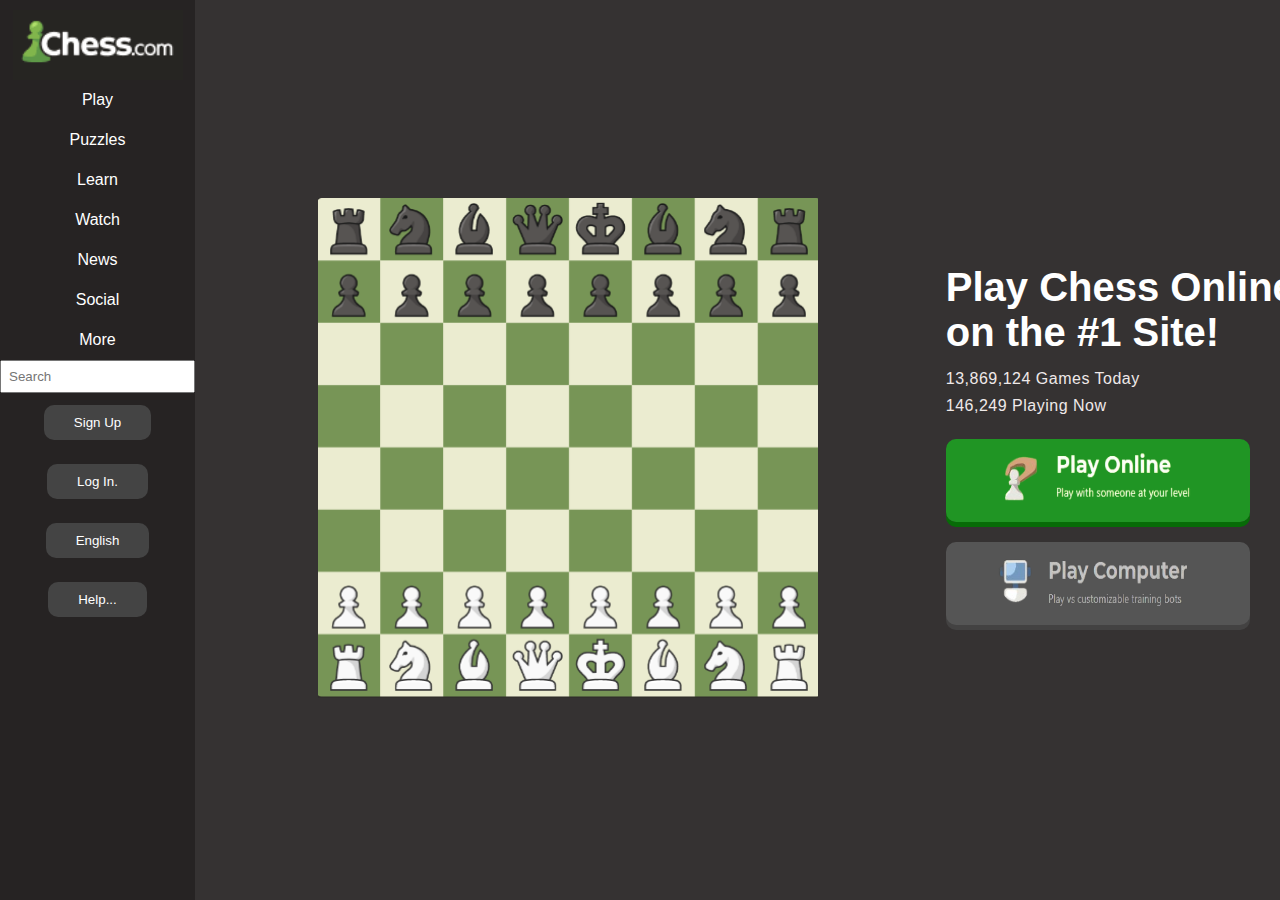
<file: chess/index.html>
<!DOCTYPE html>
<html lang="en">
<head>
    <meta charset="UTF-8">
    <meta name="viewport" content="width=device-width, initial-scale=1.0">
    <title>Chess Clone</title>
    <link rel="stylesheet" href="styles.css">
</head>
<body>
    <div class="container">
        <aside class="sidebar">
            <div class="logo">
                <img src="chessl.PNG" alt="Chess.com Logo">
            </div>
            <nav class="nav">
                <a href="#">Play</a>
                <a href="#">Puzzles</a>
                <a href="#">Learn</a>
                <a href="#">Watch</a>
                <a href="#">News</a>
                <a href="#">Social</a>
                <a href="#">More</a>
            </nav>
            <div class="bottom-links">
                <input type="text" placeholder="Search">
                <button>Sign Up</button>
                <button>Log In.</button>
                <button>English </button>
                <button>Help...</button>
            </div>
        </aside>
        <main>
            <section class="hero">
                <div class="hero-image">
                    <img src="chessb.PNG" alt="Paytm App Mockup">
                </div>
                <div class="hero-content">
                    <h1>Play Chess Online on the #1 Site!</h1>
                    <p >13,869,124 Games Today</p>
                    <p >146,249 Playing Now</p>
                    <button class="play-online">
                        <img src="play2.png" alt="Clickable Image" style="width: 200px; height: 60px;">
                    </button>
                    <button class="play-computer">
                        <img src="comp1.png" alt="Clickable Image" style="width: 200px; height: 60px;">
                    </button>
                </div>
            </section>
        </main>
</body>
</html>
</file>
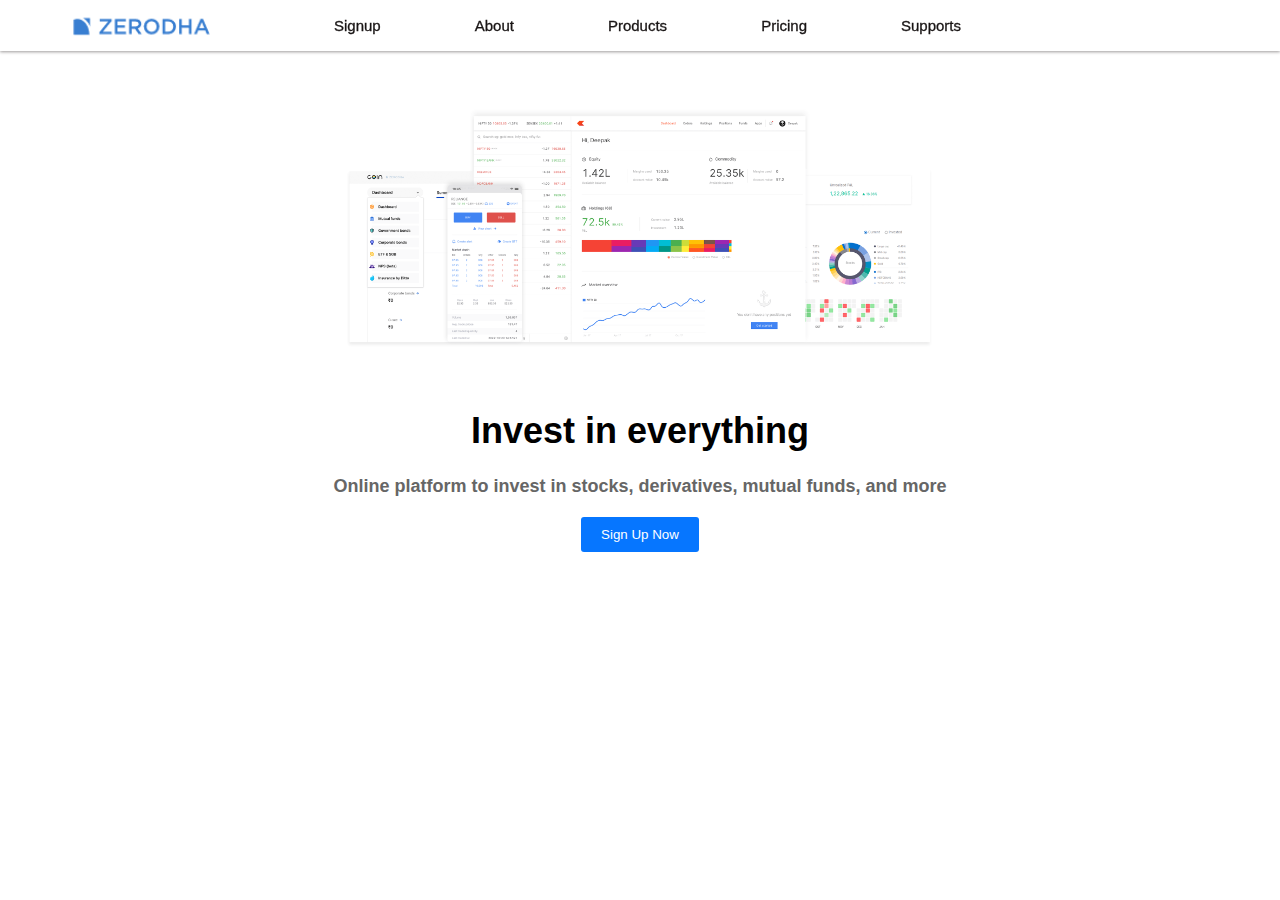
<file: Zerodha/index.html>
<!DOCTYPE html>
<html lang="en">
<head>
    <meta charset="UTF-8">
    <meta name="viewport" content="width=device-width, initial-scale=1.0">
    <title>zerodha</title>
    <link rel="stylesheet" href="mystyle.css">
</head>
<body>
        <div class="header">
            <nav>
                
            <img src="zlogo.PNG">
                <span> 
                    <a href="#">Signup</a>
                </span>
                <span> 
                    <a href="#">About</a>
                </span>
                <span> 
                    <a href="#">Products</a>
                </span>
                <span> 
                    <a href="#">Pricing</a>
                </span>
                <span> 
                    <a href="#">Supports</a>
                </span>
                
            </nav>
        </div>
        <br>
        <br>
        <div class="hero">
            <center>
                <img src="ZERODHA.PNG">
                <h1>Invest in everything</h1>
                <h4>Online platform to invest in stocks, derivatives, mutual funds, and more</h4>
                <button>Sign Up Now</button>
            </center>
        </div>
</body>
</html>
</file>
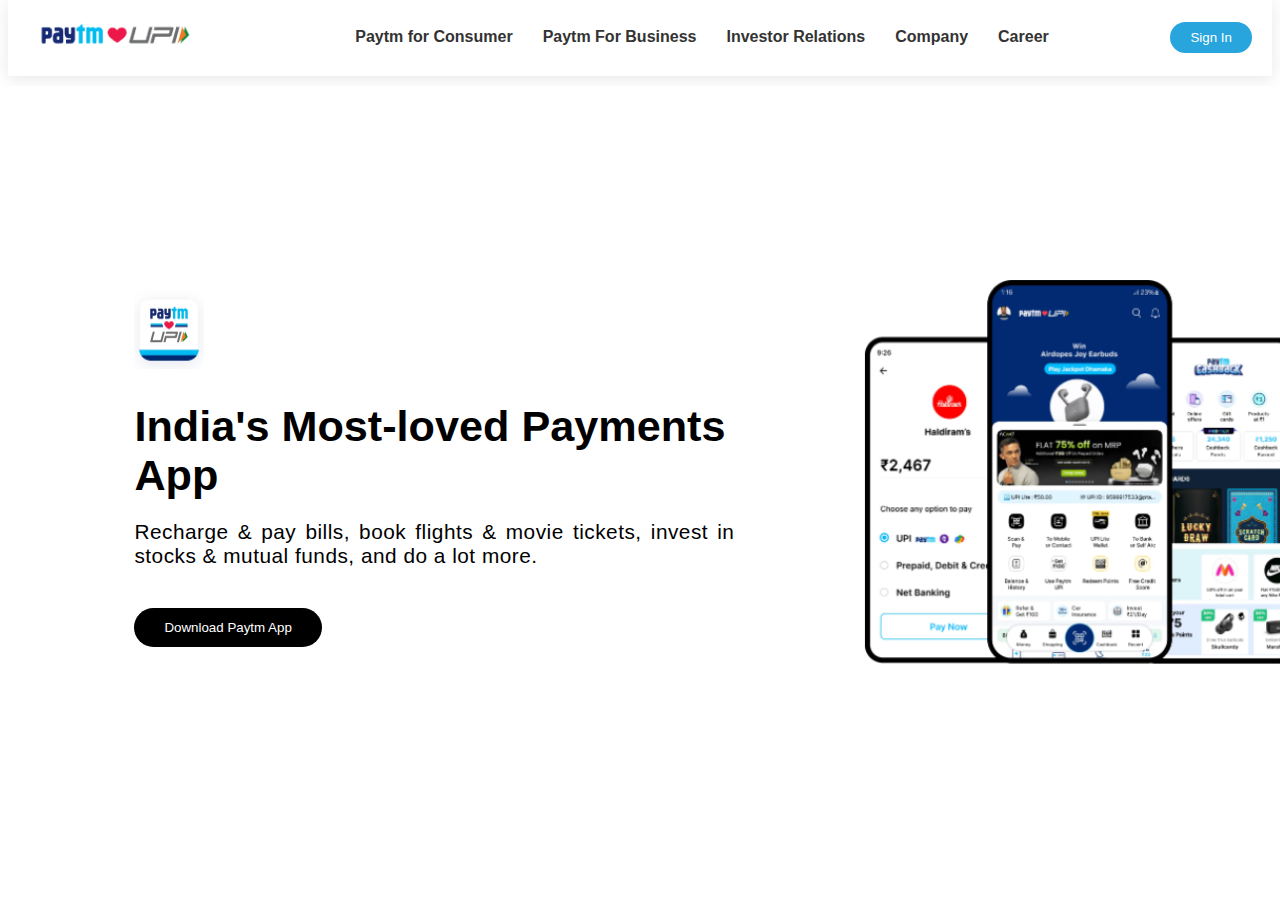
<file: Paytm page/home.html>
<!DOCTYPE html>
<html lang="en">
<head>
    <meta charset="UTF-8">
    <meta name="viewport" content="width=device-width, initial-scale=1.0">
    <title>Paytm Clone</title>
    <link rel="stylesheet" href="style.css">
</head>
<body>
    <header>
        <div class="navbar">
            <div class="logo">
                <img src="plogo.PNG" alt="Paytm Logo">
            </div>
            <nav>
                <ul>
                    <li><a href="#">Paytm for Consumer</a></li>
                    <li><a href="#">Paytm For Business</a></li>
                    <li><a href="#">Investor Relations</a></li>
                    <li><a href="#">Company</a></li>
                    <li><a href="#">Career</a></li>
                </ul>
            </nav>
            <div class="sign-in">
                <button>Sign In</button>
            </div>
        </div>
    </header>
    <main>
        <section class="hero">
            <div class="hero-content">
                <img src="plogo1.PNG" alt="Paytm Icon">
                <h1>India's Most-loved Payments App</h1>
                <p align="justify">Recharge & pay bills, book flights & movie tickets, invest in stocks & mutual funds, and do a lot more.</p>
                <button class="download-btn">Download Paytm App</button>
            </div>
            <div class="hero-image">
                <img src="plogo2.PNG" alt="Paytm App Mockup">
            </div>
        </section>
    </main>
</body>
</html>
</file>
<file: chess/styles.css>
*
{
    padding: 0;
    margin: 0;
    box-sizing: border-box;
}
body {
    font-family: Arial, sans-serif;

}

.container {
    display: flex;
    height: 100vh;
}

.sidebar {
    
    background-color: #262323;
    display: flex;
    flex-direction: column;
    align-items: center;
    padding: 10px 0px;
}

.logo {
    display: flex;
    flex-direction: column;
    align-items: center;
    
}

.logo img {
    width: 170px;
    height: 70px;
}

.nav {
    display: flex;
    flex-direction: column;
    align-items: center;
    width: 100%;
    
}

.nav a {
    color: #fff;
    text-decoration: none;
    margin: 11px 0;
}

.nav a:hover
 {
    background-color:  #6f6d6d;
    padding:7px 80%;
    font-weight: bolder;
    

 }

.bottom-links {
    display: flex;
    flex-direction: column;
    align-items: center;
   

    
}

.bottom-links input {
    padding: 7px ;
    
    
}


.bottom-links button {
    padding: 10px 30px;
    margin: 12px 0;
    background-color: #444;
    border: none;
    color: #fff;
    cursor: pointer;
    border-radius: 10px;
}
.bottom-links button:hover
 {
    background-color:  #6f6d6d;
    box-shadow:0px 4px #434242;
    font-weight: bolder;
    border-width: 2px;
    border-radius: 10px;
 }





main {
    display: flex;
    justify-content: center;
    align-items: center;
    height: 100vh;
    background-color: #353232;
}

.hero {
    display: flex;
    align-items: center;
    justify-content: space-between;
    width: 80%;
    margin: 0 auto;
}

.hero-content {
    width: 600px;
}


.hero-content h1 {
    font-size: 2.5em;
    margin-bottom: 20px;
    color: #ffffff;
}

.hero-content p {
    color: #efe9e9;
    font-size: 1.0em;
    margin-bottom: 20px;
    letter-spacing:0.5px;
    line-height: 7px;
}


.hero-image img {
    width: 500px;
    height: 500px;
    margin-right: 10vw;
}

 .play-online {
    background-color: #1ea022e6;
    color: white;
    padding: 10px 52px;
    text-align: center;
    text-decoration: none;
    display: inline-block;
    margin: 10px 0;
    cursor: pointer;
    border: none;
    border-radius: 10px;
    box-shadow:0px 5px rgb(7, 107, 7);

}

.play-online:hover
 {
    background-color:  #44cf49e6;
    box-shadow:0px 5px 2px rgb(7, 107, 7);
    font-weight: bolder;
    border-width: 2px;
    border-radius: 10px;
 }

.play-computer {
    background-color: #555;
    color: white;
    padding: 10px 52px;
    text-align: center;
    text-decoration: none;
    display: inline-block;
    margin: 10px 0;
    cursor: pointer;
    border: none;
    border-radius: 10px;
    box-shadow:0px 5px #434242;
}

.play-computer:hover
 {
    background-color:  #6f6d6d;
    box-shadow:0px 5px #434242;
    font-weight: bolder;
    border-width: 2px;
    border-radius: 10px;
 }
</file>
<file: Zerodha/mystyle.css>
body {
    font-family: Arial, sans-serif;
    margin: 0;
    padding: 0;
}

.header {
    background-color: #ffffff;
    padding: 2%;
    text-align: center;
    box-shadow:  0px 1px 3px #9e9b9b;
  
    
}

.header img {
    width: 150px;
    height: 38px;
    margin-right: 90px;
    margin-left: -7vw;
}
nav{
    position: fixed;
    background-color: #ffffff;
    top: 0;
    width: 50%;
    display: flex;
    justify-content: space-between;
    align-items: center;
    font-size: 15px;
    font-weight: 400;
    padding-top: 0px;
    height: 50px;
    padding-left: 10vw;
    
}

nav a {
    text-decoration:none;
    color: #191515;
    padding: 30px;
    padding-right: 5vw;
    -webkit-text-stroke-width: 0.3px ;
    
}

nav a:hover {
    color: #14a2d1f3;
}

.hero h1 {
    font-size: 36px;
    margin-bottom: 10px;
}

.hero h4 {
    font-size: 18px;
    color: #666;
    margin-bottom: 20px;
}

button {
    background-color: #0676ff;
    color: #fff;
    padding: 10px 20px;
    border: none;
    border-radius: 3px;
    cursor: pointer;
}

button:hover {
    background-color: #080808;
}
</file>
<file: Paytm page/style.css>
.sign-in button {
    background-color: #00a9f8;
    color: #ffffff;
    border: none;
    padding: 10px 30px;
    border-radius: 10px;
    cursor: pointer;
    margin-right: 20px;
}
.sign-in button:hover {background-color: #1a24a7;}

.sign-in button:active {
  background-color: #1a24a7;
}



body {
    background-color: #ffffff;
    font-family: sans-serif,Arial;
}

header {
    background-color: #ffffff;
    padding: 10px 0;
    
    
}

.navbar {
    display: flex;
    justify-content: space-between;
    align-items: center;
    width: 100%;
    margin: 0 auto;
    box-shadow: 0 3px 15px rgba(32, 32, 32, 0.1);
    margin-top: -1.5vw;
    height:6vw;
}

.logo img {
    height: 35px;
    margin-left: 20px;
}

nav ul {
    list-style: none;
    display: flex;
}

nav ul li {
    margin: 0 15px;
}

nav ul li a {
    text-decoration: none;
    color: #333;
    font-weight: bold;
}

.sign-in button {
    background-color: #29a5de;
    color: #fff;
    border: none;
    padding: 8px 20px;
    border-radius: 20px;
    cursor: pointer;
}

.sign-in button:hover {
    background-color: #005bb5;
}

nav a:hover
 {
    background-color: #f3f4f5;
    padding: 7.5px;
    
    
 }
 

main {
    display: flex;
    justify-content: center;
    align-items: center;
    height: 85vh;
    background-color: #ffffff;
}

.hero {
    display: flex;
    align-items: center;
    justify-content: space-between;
    width: 80%;
    margin: 0 auto;
}

.hero-content {
    width: 600px;
}

.hero-content img {
    width: 70px;
    height: 80px;
    margin-bottom: 0px;
}

.hero-content h1 {
    font-size: 2.7em;
    margin-bottom: 20px;
}

.hero-content p {
    font-size: 1.3em;
    margin-bottom: 20px;
    letter-spacing:0.5px;
}

.download-btn {
    background-color: #000;
    color: #fff;
    border: none;
    padding: 12px 30px;
    border-radius: 20px;
    cursor: pointer;
    margin-top: 20px;
}

.hero-image img {
    width: 440px;
    height: 410px;
    margin-right: -11vw;
}
.download-btn:hover
 {
    background-color: #f8f9fd;
    color:black;
    border: 1px solid black;
    font-weight: bolder;
    border-width: 1.5px;
    border-radius: 20px;
 }
</file>
